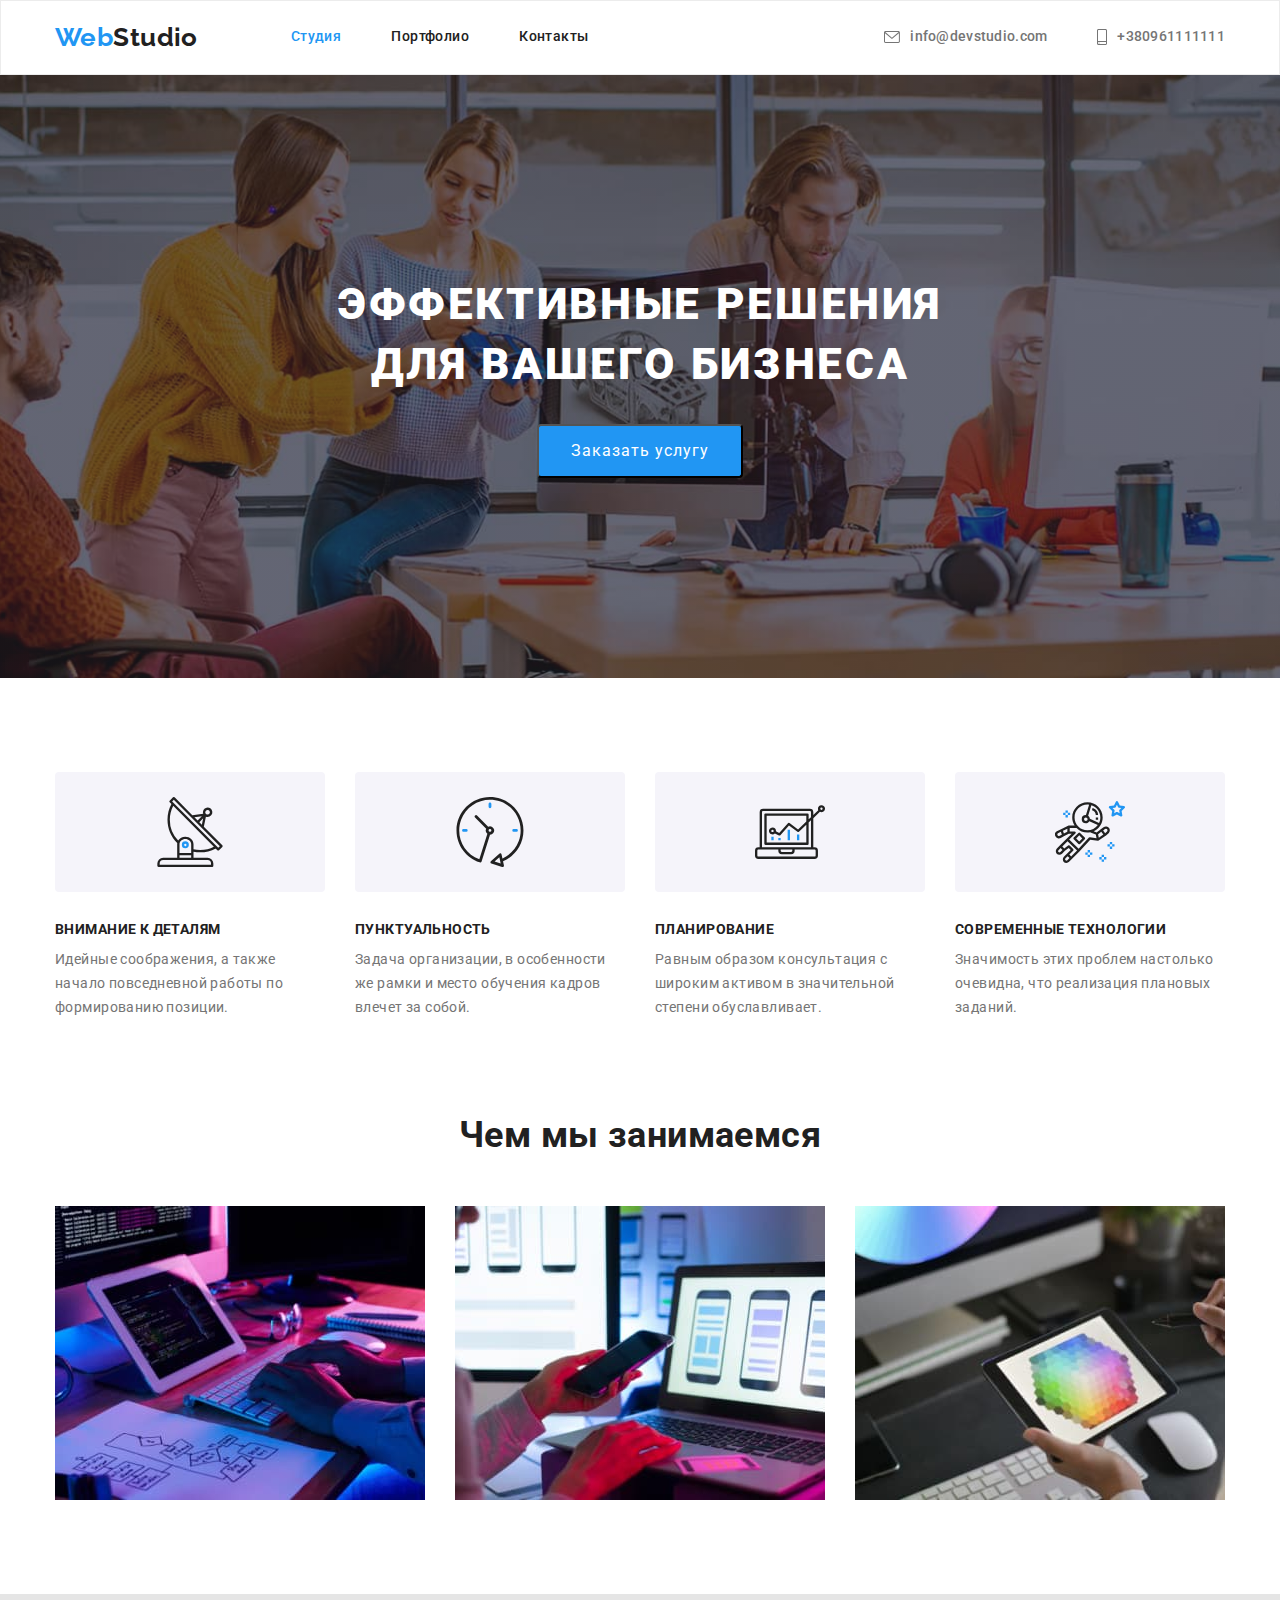
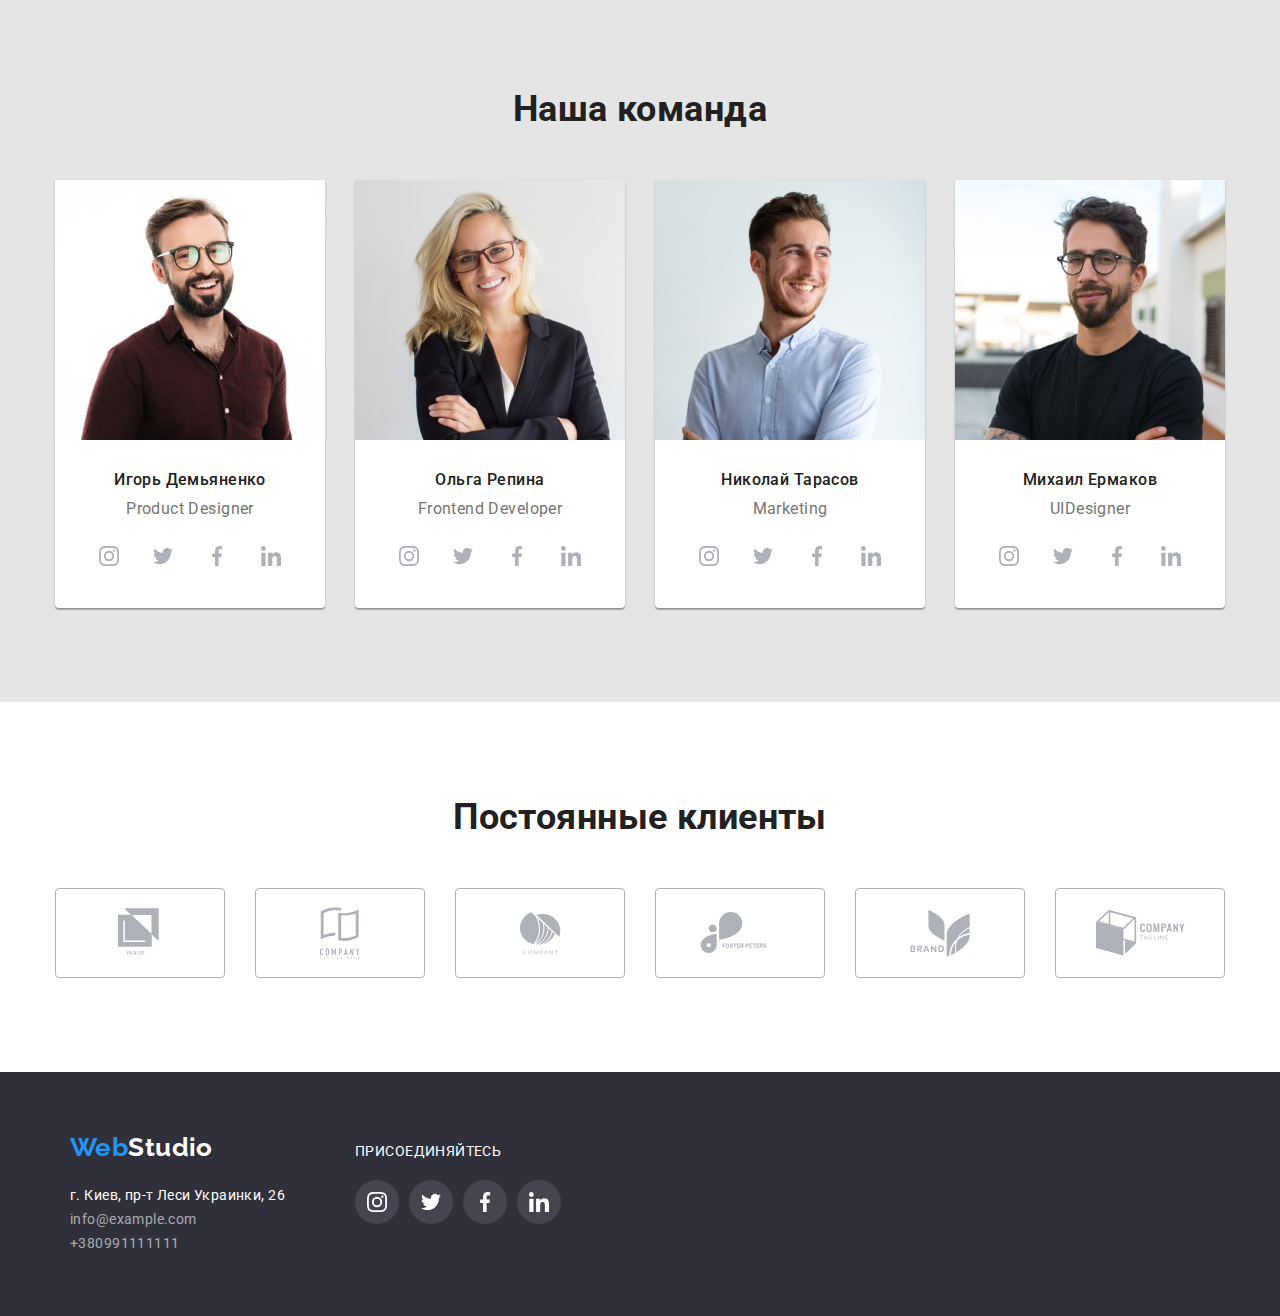
<file: index.html>
<!DOCTYPE html>
<html lang="ru">
  <head>
    <meta charset="UTF-8" />
    <meta http-equiv="X-UA-Compatible" content="IE=edge" />
    <meta name="viewport" content="width=device-width, initial-scale=1.0" />
    <title>Студия</title>
    <link
      href="https://fonts.googleapis.com/css2?family=Raleway:wght@700&family=Roboto:wght@400;500;700;900&display=swap"
      rel="stylesheet"
    />
    <link
      rel="stylesheet"
      href="https://cdnjs.cloudflare.com/ajax/libs/modern-normalize/1.0.0/modern-normalize.min.css"
    />
    <link rel="preconnect" href="https://fonts.gstatic.com" />
    <link rel="stylesheet" href="./CSS/styles.css" />
  </head>
  <body>
    <header class="header">
      <div class="container-header">
        <nav class="nav">
          <a class="logo" href=""><span class="logocolor">Web</span>Studio</a>
          <ul class="list">
            <li class="nav-item">
              <a class="link current" href="#">Студия</a>
            </li>
            <li class="nav-item">
              <a class="link" href="./portfolio.html">Портфолио</a>
            </li>
            <li class="nav-item">
              <a class="link" href="#">Контакты</a>
            </li>
          </ul>
        </nav>
        <!--Contacts-->
        <ul class="list-contacts">
          <li class="nav-item">
            <a class="link-contact" href="mailto:info@devstudio.com">
              <svg class="nav-icons" width="16" height="12">
                <use href="./Images/Icons/sprite.svg#icon-envelope"></use>
              </svg>
              info@devstudio.com
            </a>
          </li>
          <li class="nav-item">
            <a class="link-contact" href="telto:+380961111111">
              <svg class="nav-icons" width="10" height="16">
                <use href="./Images/Icons/sprite.svg#icon-smartphone"></use>
              </svg>
              +380961111111
            </a>
          </li>
        </ul>
      </div>
    </header>
    <!--Order service-->
    <main>
      <section class="hero-section">
        <h1 class="page-title">Эффективные решения<br />для вашего бизнеса</h1>
        <button class="btn-hero" type="button">Заказать услугу</button>
      </section>
      <!--Features section-->
      <section class="section">
        <div class="container">
          <ul class="list-features">
            <li class="item">
              <div class="features-icons">
                <svg class="features-icons-svg">
                  <use href="./Images/Icons/sprite.svg#icon-antenna"></use>
                </svg>
              </div>
              <h3 class="features-title">Внимание к деталям</h3>
              <p class="features-text">
                Идейные соображения, а также начало повседневной работы по
                формированию позиции.
              </p>
            </li>
            <li class="item">
              <div class="features-icons">
                <svg class="features-icons-svg">
                  <use href="./Images/Icons/sprite.svg#icon-clock"></use>
                </svg>
              </div>
              <h3 class="features-title">Пунктуальность</h3>
              <p class="features-text">
                Задача организации, в особенности же рамки и место обучения
                кадров влечет за собой.
              </p>
            </li>
            <li class="item">
              <div class="features-icons">
                <svg class="features-icons-svg">
                  <use href="./Images/Icons/sprite.svg#icon-diagram"></use>
                </svg>
              </div>
              <h3 class="features-title">Планирование</h3>
              <p class="features-text">
                Равным образом консультация с широким активом в значительной
                степени обуславливает.
              </p>
            </li>
            <li class="item">
              <div class="features-icons">
                <svg class="features-icons-svg">
                  <use href="./Images/Icons/sprite.svg#icon-astronaut"></use>
                </svg>
              </div>
              <h3 class="features-title">Современные технологии</h3>
              <p class="features-text">
                Значимость этих проблем настолько очевидна, что реализация
                плановых заданий.
              </p>
            </li>
          </ul>
        </div>
      </section>
      <!--Box section-->
      <section class="section-foto">
        <div class="container">
          <h2 class="title">Чем мы занимаемся</h2>
          <ul class="card-set">
            <li class="item-list">
              <img src="./Images/Computer.jpg" alt="Computer" width="370" />
            </li>
            <li class="item-list">
              <img src="./Images/mobile.jpg" alt="Smartphone" width="370" />
            </li>
            <li class="item-list">
              <img src="./Images/tablet.jpg" alt="Tablet" width="370" />
            </li>
          </ul>
        </div>
      </section>
      <!--Team section-->
      <section class="team-section">
        <div class="container">
          <h2 class="title">Наша команда</h2>
          <ul class="card-set-item">
            <li class="team-item">
              <img
                src="./Images/designer.jpg"
                alt="Игорь Демьяненко"
                width="270"
              />
              <div class="team-position">
                <h3 class="team-item-name">Игорь Демьяненко</h3>
                <p class="team-item-position">Product Designer</p>
                <ul class="social-icons">
                  <li class="social-icons-item">
                    <a href="" class="social-icons-link">
                      <svg class="social-icons-svg">
                        <use
                          href="./Images/Icons/sprite.svg#icon-instagram"
                        ></use>
                      </svg>
                    </a>
                  </li>
                  <li class="social-icons-item">
                    <a href="" class="social-icons-link">
                      <svg class="social-icons-svg">
                        <use
                          href="./Images/Icons/sprite.svg#icon-twitter"
                        ></use>
                      </svg>
                    </a>
                  </li>
                  <li class="social-icons-item">
                    <a href="" class="social-icons-link">
                      <svg class="social-icons-svg">
                        <use
                          href="./Images/Icons/sprite.svg#icon-facebook"
                        ></use>
                      </svg>
                    </a>
                  </li>
                  <li class="social-icons-item">
                    <a href="" class="social-icons-link">
                      <svg class="social-icons-svg">
                        <use
                          href="./Images/Icons/sprite.svg#icon-linkedin"
                        ></use>
                      </svg>
                    </a>
                  </li>
                </ul>
              </div>
            </li>
            <li class="team-item">
              <img
                src="./Images/developer.jpg"
                alt="Ольга Репина"
                width="270"
              />
              <div class="team-position">
                <h3 class="team-item-name">Ольга Репина</h3>
                <p class="team-item-position">Frontend Developer</p>
                <ul class="social-icons">
                  <li class="social-icons-item">
                    <a href="" class="social-icons-link">
                      <svg class="social-icons-svg">
                        <use
                          href="./Images/Icons/sprite.svg#icon-instagram"
                        ></use>
                      </svg>
                    </a>
                  </li>
                  <li class="social-icons-item">
                    <a href="" class="social-icons-link">
                      <svg class="social-icons-svg">
                        <use
                          href="./Images/Icons/sprite.svg#icon-twitter"
                        ></use>
                      </svg>
                    </a>
                  </li>
                  <li class="social-icons-item">
                    <a href="" class="social-icons-link">
                      <svg class="social-icons-svg">
                        <use
                          href="./Images/Icons/sprite.svg#icon-facebook"
                        ></use>
                      </svg>
                    </a>
                  </li>
                  <li class="social-icons-item">
                    <a href="" class="social-icons-link">
                      <svg class="social-icons-svg">
                        <use
                          href="./Images/Icons/sprite.svg#icon-linkedin"
                        ></use>
                      </svg>
                    </a>
                  </li>
                </ul>
              </div>
            </li>
            <li class="team-item">
              <img
                src="./Images/marketing.jpg"
                alt="Николай Тарасов"
                width="270"
              />
              <div class="team-position">
                <h3 class="team-item-name">Николай Тарасов</h3>
                <p class="team-item-position">Marketing</p>
                <ul class="social-icons">
                  <li class="social-icons-item">
                    <a href="" class="social-icons-link">
                      <svg class="social-icons-svg">
                        <use
                          href="./Images/Icons/sprite.svg#icon-instagram"
                        ></use>
                      </svg>
                    </a>
                  </li>
                  <li class="social-icons-item">
                    <a href="" class="social-icons-link">
                      <svg class="social-icons-svg">
                        <use
                          href="./Images/Icons/sprite.svg#icon-twitter"
                        ></use>
                      </svg>
                    </a>
                  </li>
                  <li class="social-icons-item">
                    <a href="" class="social-icons-link">
                      <svg class="social-icons-svg">
                        <use
                          href="./Images/Icons/sprite.svg#icon-facebook"
                        ></use>
                      </svg>
                    </a>
                  </li>
                  <li class="social-icons-item">
                    <a href="" class="social-icons-link">
                      <svg class="social-icons-svg">
                        <use
                          href="./Images/Icons/sprite.svg#icon-linkedin"
                        ></use>
                      </svg>
                    </a>
                  </li>
                </ul>
              </div>
            </li>
            <li class="team-item">
              <img
                src="./Images/uidesigner.jpg"
                alt="Михаил Ермаков"
                width="270"
              />
              <div class="team-position">
                <h3 class="team-item-name">Михаил Ермаков</h3>
                <p class="team-item-position">UIDesigner</p>
                <ul class="social-icons">
                  <li class="social-icons-item">
                    <a href="" class="social-icons-link">
                      <svg class="social-icons-svg">
                        <use
                          href="./Images/Icons/sprite.svg#icon-instagram"
                        ></use>
                      </svg>
                    </a>
                  </li>
                  <li class="social-icons-item">
                    <a href="" class="social-icons-link">
                      <svg class="social-icons-svg">
                        <use
                          href="./Images/Icons/sprite.svg#icon-twitter"
                        ></use>
                      </svg>
                    </a>
                  </li>
                  <li class="social-icons-item">
                    <a href="" class="social-icons-link">
                      <svg class="social-icons-svg">
                        <use
                          href="./Images/Icons/sprite.svg#icon-facebook"
                        ></use>
                      </svg>
                    </a>
                  </li>
                  <li class="social-icons-item">
                    <a href="" class="social-icons-link">
                      <svg class="social-icons-svg">
                        <use
                          href="./Images/Icons/sprite.svg#icon-linkedin"
                        ></use>
                      </svg>
                    </a>
                  </li>
                </ul>
              </div>
            </li>
          </ul>
        </div>
      </section>
      <!--Клиенты-->
      <section class="clients">
        <div class="container">
          <h2 class="title">Постоянные клиенты</h2>
          <ul class="clients-example-item">
            <li class="clients-example">
              <a href="" class="clients-link">
                <svg class="clients-icons-svg" width="45" height="50">
                  <use href="./Images/Icons/sprite.svg#icon-logo1"></use>
                </svg>
              </a>
            </li>
            <li class="clients-example">
              <a href="" class="clients-link">
                <svg class="clients-icons-svg" width="40" height="52">
                  <use href="./Images/Icons/sprite.svg#icon-logo2"></use>
                </svg>
              </a>
            </li>
            <li class="clients-example">
              <a href="" class="clients-link">
                <svg class="clients-icons-svg" width="41" height="43">
                  <use href="./Images/Icons/sprite.svg#icon-logo3"></use>
                </svg>
              </a>
            </li>
            <li class="clients-example">
              <a href="" class="clients-link">
                <svg class="clients-icons-svg" width="80" height="42">
                  <use href="./Images/Icons/sprite.svg#icon-logo4"></use>
                </svg>
              </a>
            </li>
            <li class="clients-example">
              <a href="" class="clients-link">
                <svg class="clients-icons-svg" width="60" height="47">
                  <use href="./Images/Icons/sprite.svg#icon-logo5"></use>
                </svg>
              </a>
            </li>
            <li class="clients-example">
              <a href="" class="clients-link">
                <svg class="clients-icons-svg" width="89" height="46">
                  <use href="./Images/Icons/sprite.svg#icon-logo6"></use>
                </svg>
              </a>
            </li>
          </ul>
        </div>
      </section>
    </main>
    <!--Adress section-->
    <footer class="footer-section">
      <div class="container">
        <div class="address-social-section">
          <div class="footer-address-section">
            <a class="logo" href=""
              ><span class="logocolor">Web</span
              ><span class="logo-color-footer">Studio</span>
            </a>
            <address class="address">
              <p class="link-address">г. Киев, пр-т Леси Украинки, 26</p>
              <ul class="list-footer">
                <li>
                  <a class="link-footer" href="mailto:info@example.com"
                    >info@example.com</a
                  >
                </li>
                <li>
                  <a class="link-footer" href="tel:+380991111111"
                    >+380991111111</a
                  >
                </li>
              </ul>
            </address>
          </div>
          <div class="footer-social">
            <p class="footer-social-text">присоединяйтесь</p>
            <ul class="social-icons">
              <li class="social-icons-item">
                <a href="" class="footer social-icons-link">
                  <svg class="footer social-icons-svg">
                    <use href="./Images/Icons/sprite.svg#icon-instagram"></use>
                  </svg>
                </a>
              </li>
              <li class="social-icons-item">
                <a href="" class="footer social-icons-link">
                  <svg class="footer social-icons-svg">
                    <use href="./Images/Icons/sprite.svg#icon-twitter"></use>
                  </svg>
                </a>
              </li>
              <li class="social-icons-item">
                <a href="" class="footer social-icons-link">
                  <svg class="footer social-icons-svg">
                    <use href="./Images/Icons/sprite.svg#icon-facebook"></use>
                  </svg>
                </a>
              </li>
              <li class="social-icons-item">
                <a href="" class="footer social-icons-link">
                  <svg class="footer social-icons-svg">
                    <use href="./Images/Icons/sprite.svg#icon-linkedin"></use>
                  </svg>
                </a>
              </li>
            </ul>
          </div>
        </div>
      </div>
    </footer>
  </body>
</html>
</file>
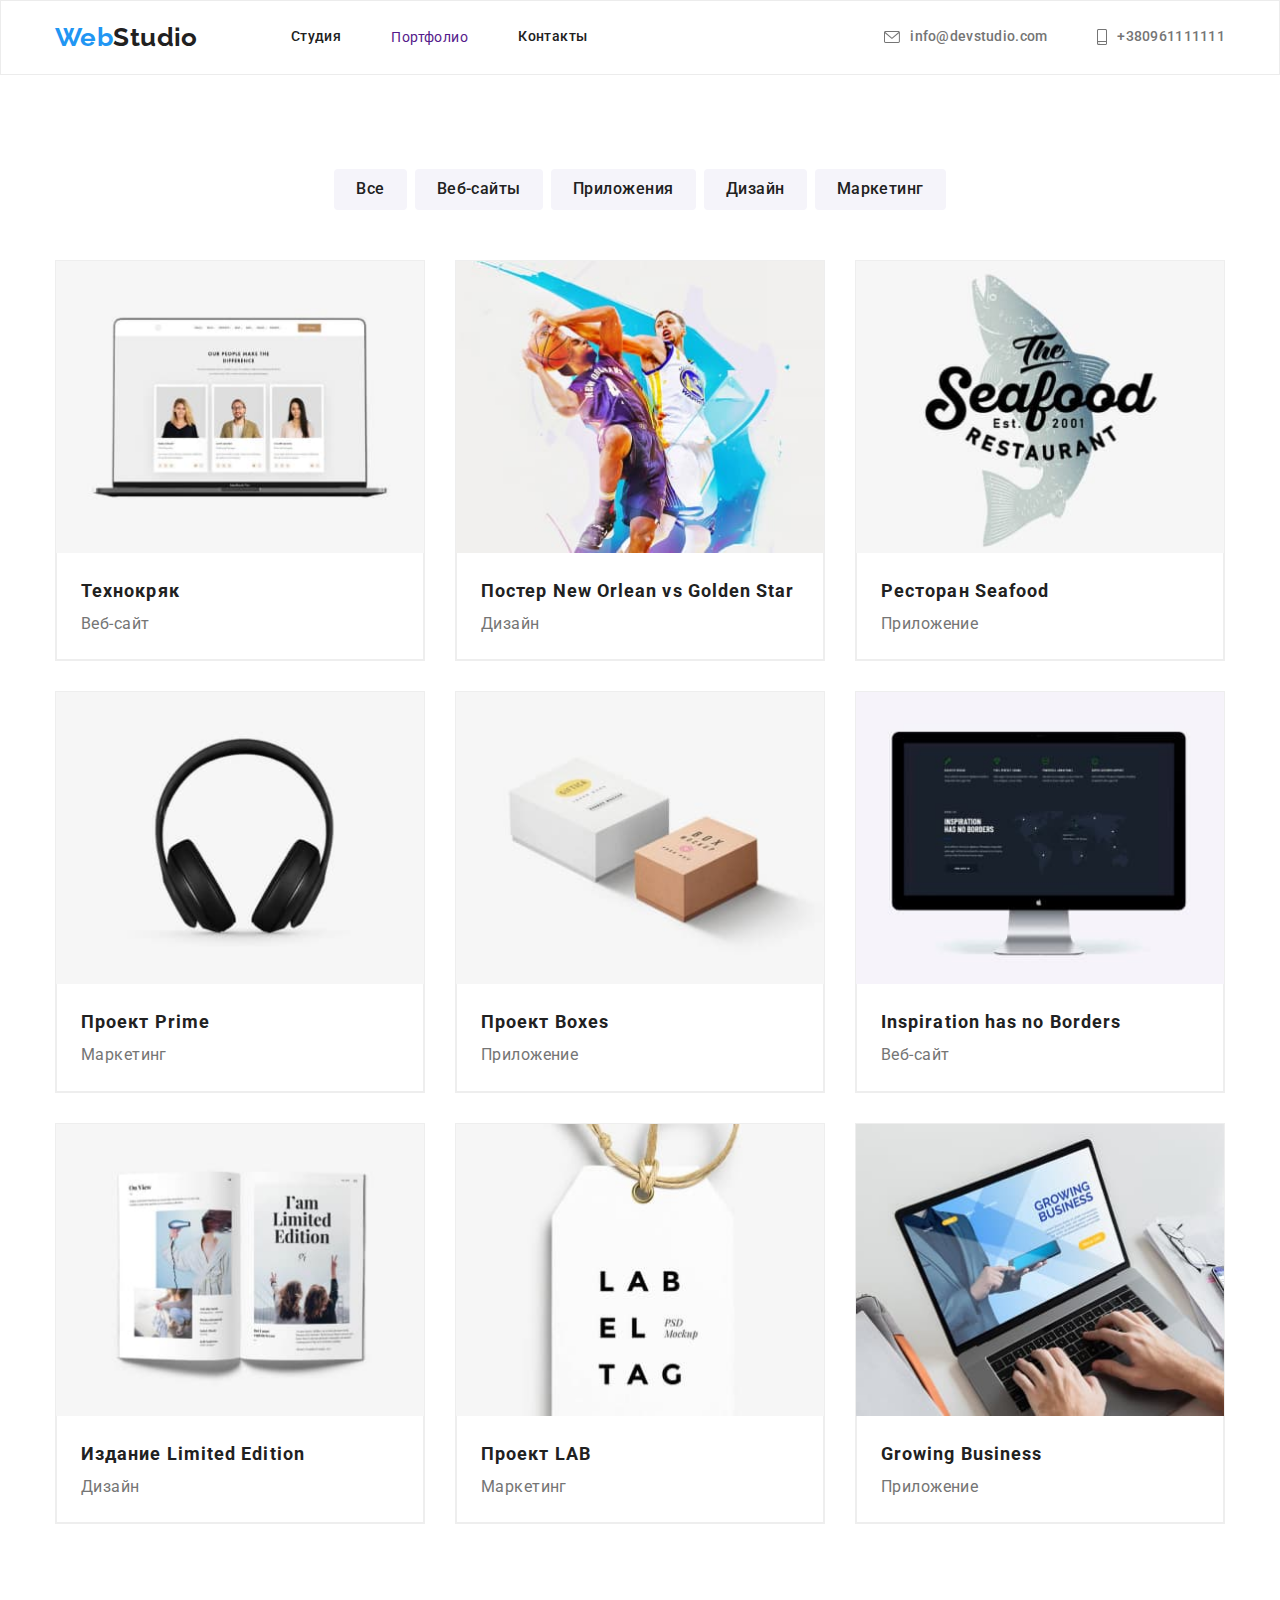
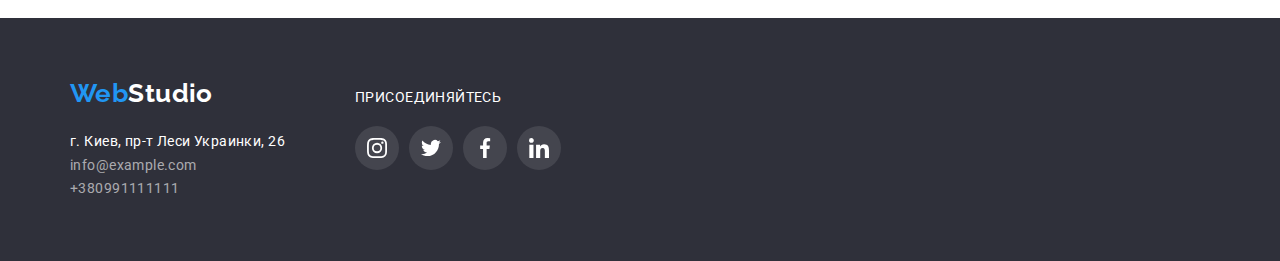
<file: portfolio.html>
<!DOCTYPE html>
<html lang="ru">
  <head>
    <meta charset="UTF-8" />
    <meta http-equiv="X-UA-Compatible" content="IE=edge" />
    <meta name="viewport" content="width=device-width, initial-scale=1.0" />
    <title>Портфолио</title>
    <link
      href="https://fonts.googleapis.com/css2?family=Raleway:wght@700&family=Roboto:wght@400;500;700;900&display=swap"
      rel="stylesheet"
    />
    <link
      rel="stylesheet"
      href="https://cdnjs.cloudflare.com/ajax/libs/modern-normalize/1.0.0/modern-normalize.min.css"
    />
    <link rel="preconnect" href="https://fonts.gstatic.com" />
    <link rel="stylesheet" href="./CSS/styles.css" />
  </head>
  <body>
    <!--Шапка-->
    <header class="header">
      <div class="container-header">
        <nav class="nav">
          <a class="logo" href=""><span class="logocolor">Web</span>Studio</a>
          <ul class="list">
            <li class="nav-item">
              <a class="link" href="./index.html">Студия</a>
            </li>
            <li class="nav-item">
              <a class="link-current" href="">Портфолио</a>
            </li>
            <li class="nav-item"><a class="link" href="">Контакты</a></li>
          </ul>
        </nav>
        <!--Contacts-->
        <ul class="list-contacts">
          <li class="nav-item">
            <a class="link-contact" href="mailto:info@devstudio.com">
              <svg class="nav-icons" width="16" height="12">
                <use href="./Images/Icons/sprite.svg#icon-envelope"></use>
              </svg>
              info@devstudio.com
            </a>
          </li>
          <li class="nav-item">
            <a class="link-contact" href="telto:+380961111111">
              <svg class="nav-icons" width="10" height="16">
                <use href="./Images/Icons/sprite.svg#icon-smartphone"></use>
              </svg>
              +380961111111
            </a>
          </li>
        </ul>
      </div>
    </header>
    <main>
      <!--Filter section-->
      <section>
        <div class="container">
          <ul class="list-buttons">
            <li class="btn-item">
              <button class="btn" type="button">Все</button>
            </li>
            <li class="btn-item">
              <button class="btn" type="button">Веб-сайты</button>
            </li>
            <li class="btn-item">
              <button class="btn" type="button">Приложения</button>
            </li>
            <li class="btn-item">
              <button class="btn" type="button">Дизайн</button>
            </li>
            <li class="btn-item">
              <button class="btn" type="button">Маркетинг</button>
            </li>
          </ul>
          <!--Portfolio images-->
          <ul class="list-portfolio">
            <li class="portfolio-item">
              <a class="portfolio-link" href="#">
                <img src="./Images/projects/1.jpg" alt="лаптоп" width="370" />
                <div class="item-projects">
                  <h3 class="list-item-projects">Технокряк</h3>
                  <p class="list-item-filters">Веб-сайт</p>
                </div>
              </a>
            </li>
            <li class="portfolio-item">
              <a class="portfolio-link" href="#">
                <img
                  src="./Images/projects/2.jpg"
                  alt="баскетболисты"
                  width="370"
                />
                <div class="item-projects">
                  <h3 class="list-item-projects">
                    Постер New Orlean vs Golden Star
                  </h3>
                  <p class="list-item-filters">Дизайн</p>
                </div>
              </a>
            </li>
            <li class="portfolio-item">
              <a class="portfolio-link" href="#">
                <img src="./Images/projects/3.jpg" alt="ресторан" width="370" />
                <div class="item-projects">
                  <h3 class="list-item-projects">Ресторан Seafood</h3>
                  <p class="list-item-filters">Приложение</p>
                </div>
              </a>
            </li>
            <li class="portfolio-item">
              <a class="portfolio-link" href="#">
                <img src="./Images/projects/4.jpg" alt="наушники" width="370" />
                <div class="item-projects">
                  <h3 class="list-item-projects">Проект Prime</h3>
                  <p class="list-item-filters">Маркетинг</p>
                </div>
              </a>
            </li>
            <li class="portfolio-item">
              <a class="portfolio-link" href="#">
                <img src="./Images/projects/5.jpg" alt="блоки" width="370" />
                <div class="item-projects">
                  <h3 class="list-item-projects">Проект Boxes</h3>
                  <p class="list-item-filters">Приложение</p>
                </div>
              </a>
            </li>
            <li class="portfolio-item">
              <a class="portfolio-link" href="#">
                <img src="./Images/projects/6.jpg" alt="компютер" width="370" />
                <div class="item-projects">
                  <h3 class="list-item-projects">Inspiration has no Borders</h3>
                  <p class="list-item-filters">Веб-сайт</p>
                </div>
              </a>
            </li>
            <li class="portfolio-item">
              <a class="portfolio-link" href="#">
                <img src="./Images/projects/7.jpg" alt="книга" width="370" />
                <div class="item-projects">
                  <h3 class="list-item-projects">Издание Limited Edition</h3>
                  <p class="list-item-filters">Дизайн</p>
                </div>
              </a>
            </li>
            <li class="portfolio-item">
              <a class="portfolio-link" href="#">
                <img src="./Images/projects/8.jpg" alt="бирка" width="370" />
                <div class="item-projects">
                  <h3 class="list-item-projects">Проект LAB</h3>
                  <p class="list-item-filters">Маркетинг</p>
                </div>
              </a>
            </li>
            <li class="portfolio-item">
              <a class="portfolio-link" href="#">
                <img src="./Images/projects/9.jpg" alt="бизнес" width="370" />
                <div class="item-projects">
                  <h3 class="list-item-projects">Growing Business</h3>
                  <p class="list-item-filters">Приложение</p>
                </div>
              </a>
            </li>
          </ul>
        </div>
      </section>
    </main>
    <!--Подвал-->
    <footer class="footer-section">
      <div class="container">
        <div class="address-social-section">
          <div class="footer-address-section">
            <a class="logo" href=""
              ><span class="logocolor">Web</span
              ><span class="logo-color-footer">Studio</span>
            </a>
            <address class="address">
              <p class="link-address">г. Киев, пр-т Леси Украинки, 26</p>
              <ul class="list-footer">
                <li>
                  <a class="link-footer" href="mailto:info@example.com"
                    >info@example.com</a
                  >
                </li>
                <li>
                  <a class="link-footer" href="tel:+380991111111"
                    >+380991111111</a
                  >
                </li>
              </ul>
            </address>
          </div>
          <div class="footer-social">
            <p class="footer-social-text">присоединяйтесь</p>
            <ul class="social-icons">
              <li class="social-icons-item">
                <a href="" class="footer social-icons-link">
                  <svg class="footer social-icons-svg">
                    <use href="./Images/Icons/sprite.svg#icon-instagram"></use>
                  </svg>
                </a>
              </li>
              <li class="social-icons-item">
                <a href="" class="footer social-icons-link">
                  <svg class="footer social-icons-svg">
                    <use href="./Images/Icons/sprite.svg#icon-twitter"></use>
                  </svg>
                </a>
              </li>
              <li class="social-icons-item">
                <a href="" class="footer social-icons-link">
                  <svg class="footer social-icons-svg">
                    <use href="./Images/Icons/sprite.svg#icon-facebook"></use>
                  </svg>
                </a>
              </li>
              <li class="social-icons-item">
                <a href="" class="footer social-icons-link">
                  <svg class="footer social-icons-svg">
                    <use href="./Images/Icons/sprite.svg#icon-linkedin"></use>
                  </svg>
                </a>
              </li>
            </ul>
          </div>
        </div>
      </div>
    </footer>
  </body>
</html>
</file>
<file: CSS/styles.css>
:root {
  --main-text-color: #757575;
  --secondary-text-color: #212121;
  --title-color: #fff;
  --accent-color: #2196f3;
  --team-backgroud-color: #e5e5e5;
  --hero-footer-color: #2f303a;
  --background-btn-color: #f5f4fa;
  --icons-color: #afb1b8;
  --icons-footer-color: rgba(255, 255, 255, 0.1);
  --logo-font: "Raleway", sans-serif;
  --card-set-gap: 30px;
}
body {
  font-family: "Roboto", sans-serif;
  color: var(--secondary-text-color);
  font-size: 14px;
  line-height: 1.7;
  letter-spacing: 0.03em;
}
/*Обнуление марджинов*/
h1,
h2,
h3,
p {
  margin: 0;
}
img {
  display: block;
  max-width: 100%;
}
ul {
  list-style: none;
  padding: 0;
  margin: 0;
}
.link {
  text-decoration: none;
  color: inherit;
}

/*Контейнер*/
.container-header {
  display: flex;
  align-items: center;
  width: 1200px;
  padding-left: 15px;
  padding-right: 15px;
  margin-left: auto;
  margin-right: auto;
}
.nav {
  display: flex;
  align-items: center;
}
/*Логотип*/
.logocolor {
  color: var(--accent-color);
}
.logo {
  margin-right: 93px;
  font-family: var(--logo-font);
  color: var(--secondary-text-color);
  text-decoration: none;
  font-weight: bold;
  font-size: 26px;
  line-height: 1.2;
}
.logo-color-footer {
  color: var(--title-color);
}
/*Навигация*/
.list {
  display: flex;
  align-items: center;
  padding: 0;
  margin: 0;
}
.link.current {
  color: var(--accent-color);
}
.link {
  display: block;
  padding-top: 24px;
  padding-bottom: 25px;
  font-weight: 500;
}

.link:hover,
link:focus {
  color: var(--accent-color);
}

/*Контакты хедер*/
.list-contacts {
  display: flex;
  justify-content: center;
  padding-left: 0;
  margin-left: auto;
}
.link-contact {
  display: flex;
  align-items: center;
  padding-top: 24px;
  padding-bottom: 25px;
  color: var(--main-text-color);
  text-decoration: none;
  font-weight: 500;
  font-size: 14px;
  line-height: 1.14;
  letter-spacing: 0.02em;
}
.link-contact:hover,
.link-contact:focus {
  color: var(--accent-color);
}
.nav-item:not(:last-child) {
  margin-right: 50px;
}
.nav-icons {
  margin-right: 10px;
  fill: currentColor;
}
.header {
  border: 1px solid #ececec;
}
/*Герой*/
.hero-section {
  max-width: 1600px;
  padding-top: 200px;
  padding-bottom: 200px;
  text-align: center;
  margin: auto;
  background-color: var(--hero-footer-color);
  background-image: linear-gradient(
      to top,
      rgba(47, 48, 58, 0.4),
      rgba(47, 48, 58, 0.4)
    ),
    url(../Images/heroimage.jpg);
  background-repeat: no-repeat;
  background-position: center;
  background-size: cover;
}
/*Герой заголовок*/
.page-title {
  margin-top: 0;
  margin-bottom: var(--card-set-gap);
  font-weight: 900;
  font-size: 44px;
  line-height: 1.36;
  letter-spacing: 0.06em;
  text-transform: uppercase;
  color: var(--title-color);
}
/*Кнопка и герой*/
.btn-hero {
  display: inline-block;
  min-width: 200px;
  padding-top: 10px;
  padding-right: 32px;
  padding-bottom: 10px;
  padding-left: 32px;
  border-radius: 4px;
  font-size: 16px;
  line-height: 1.87;
  align-items: center;
  letter-spacing: 0.06em;
  background-color: var(--accent-color);
  color: var(--title-color);
  cursor: pointer;
}
/*Особенности*/
.container {
  width: 1200px;
  padding-left: 15px;
  padding-right: 15px;
  margin-left: auto;
  margin-right: auto;
}
.section {
  padding-top: 94px;
  padding-bottom: 94px;
}
.features-icons {
  display: flex;
  justify-content: space-between;
}
.features-icons {
  display: flex;
  align-items: center;
  justify-content: center;
  margin-bottom: var(--card-set-gap);
  width: 270px;
  height: 120px;
  background: #f5f4fa;
  border-radius: 4px;
}

.features-icons-svg {
  width: 70px;
  height: 70px;
}
.list-features {
  display: flex;
  align-items: center;
  margin-left: calc(-1 * var(--card-set-gap));
  margin-top: calc(-1 * var(--card-set-gap));
}
.list-features > .item {
  flex-basis: calc((100% - (3 * var(--card-set-gap)) / 4));
  margin-left: var(--card-set-gap);
  margin-top: var(--card-set-gap);
}
.features-title {
  margin-bottom: 10px;
  font-size: 14px;
  line-height: 1.14;
  text-transform: uppercase;
}
.features-text {
  margin-bottom: 0;
  font-size: 14px;
  line-height: 1.7;
  color: #757575;
}
/*Фото*/
.section-foto {
  padding-bottom: 94px;
}
.title {
  margin-bottom: 50px;
  font-size: 36px;
  line-height: 1.17;
  text-align: center;
}
.card-set {
  display: flex;
  flex-wrap: wrap;
  justify-content: center;
  padding-left: 0;
  padding-right: 0;
  margin-left: calc(-1 * var(--card-set-gap));
  margin-top: calc(-1 * var(--card-set-gap));
}
.card-set > .item-list {
  margin-left: 30px;
  margin-top: 30px;
  flex-basis: cal(100% - (3 * var(--card-set-gap)) / 3);
}

/*Команда*/
.team-section {
  padding-bottom: 94px;
  padding-top: 94px;
  background-color: var(--team-backgroud-color);
}
.card-set-item {
  display: flex;
  justify-content: center;
  margin-left: calc(-1 * var(--card-set-gap));
  margin-top: calc(-1 * var(--card-set-gap));
}
.card-set-item > .team-item {
  flex-basis: calc(100% - (4 * var(--card-set-gap)) / 4);
  margin-left: var(--card-set-gap);
  margin-top: var(--card-set-gap);
  text-align: center;
  background: #ffffff;
  box-shadow: 0px 1px 3px rgba(0, 0, 0, 0.12), 0px 1px 1px rgba(0, 0, 0, 0.14),
    0px 2px 1px rgba(0, 0, 0, 0.2);
  border-radius: 0px 0px 4px 4px;
}

.team-position {
  padding-top: 30px;
  padding-bottom: 30px;
}
.team-item-name {
  margin-bottom: 10px;
  text-align: center;
  font-size: 16px;
  line-height: 1.2;
  font-weight: 500;
}
.team-item-position {
  text-align: center;
  margin-bottom: 16px;
  font-size: 16px;
  line-height: 1.2;
  color: var(--main-text-color);
}
.social-icons {
  display: inline-flex;
}
.social-icons-item:not(:last-child) {
  margin-right: 10px;
}
.social-icons-link {
  display: flex;
  align-items: center;
  justify-content: center;
  width: 44px;
  height: 44px;
  border-radius: 50%;
  background-color: var(--title-color);
  color: var(--icons-color);
}
.social-icons-svg {
  width: 20px;
  height: 20px;
  fill: currentColor;
}
.social-icons-link:hover,
.social-icons-link:focus {
  background-color: var(--accent-color);
  color: var(--title-color);
}

/*Постоянные клиенты*/
.clients {
  padding-top: 94px;
  padding-bottom: 94px;
}
.clients-example-item {
  display: flex;
}
.clients-link {
  display: flex;
  align-items: center;
  justify-content: center;
  width: 170px;
  height: 90px;
  border: 1px solid var(--icons-color);
  box-sizing: border-box;
  border-radius: 4px;
}
.clients-link {
  fill: var(--icons-color);
}
.clients-link:hover,
clients-link:focus {
  border-color: var(--accent-color);
  fill: var(--accent-color);
}
.clients-example:not(:last-child) {
  margin-right: var(--card-set-gap);
}
/*Адрес подвал*/
.footer-section {
  background-color: var(--hero-footer-color);
}
.address-social-section {
  display: flex;
  align-items: baseline;
  width: 1200px;
  padding-left: 15px;
  padding-right: 15px;
  padding-top: 60px;
  padding-bottom: 60px;
  margin-left: auto;
  margin-right: auto;
}
.footer-address-section {
  margin-right: 70px;
}
.address {
  font-style: inherit;
  margin-top: 20px;
}
.footer-address-section > .logo {
  margin-right: 0;
}
.link-address {
  text-decoration: none;
  font-size: 14px;
  color: var(--title-color);
  cursor: pointer;
}
.link-footer {
  margin-top: 9px;
  font-size: 14px;
  color: rgba(255, 255, 255, 0.6);
  text-decoration: none;
}
.link-footer:hover,
.link-footer:focus,
.link-address:hover,
.link-address:focus {
  color: var(--accent-color);
}

.footer-social-text {
  display: block;
  margin-bottom: 20px;
  font-size: 14px;
  line-height: 1.14;
  letter-spacing: 0.03em;
  text-transform: uppercase;
  color: var(--title-color);
}
.social-icons-link {
  background-color: var(--icons-footer-color);
}
.footer .social-icons-svg {
  fill: var(--title-color);
}

/*Портфолио*/
.list-buttons {
  display: flex;
  justify-content: center;
  padding-left: 0;
  padding-top: 94px;
  padding-bottom: 50px;
  margin: 0;
  list-style: none;
}
.btn {
  padding-top: 6px;
  padding-right: 22px;
  padding-bottom: 6px;
  padding-left: 22px;
  font-weight: 500;
  font-size: 16px;
  line-height: 1.8;
  letter-spacing: 0.03em;
  background-color: var(--background-btn-color);
  color: var(--secondary-text-color);
  cursor: pointer;
  text-align: center;
  border-radius: 4px;
  border: none;
}
.btn:hover,
.btn:focus {
  background-color: var(--accent-color);
  color: var(--title-color);
  box-shadow: 0px 3px 1px rgba(0, 0, 0, 0.1), 0px 1px 2px rgba(0, 0, 0, 0.08),
    0px 2px 2px rgba(0, 0, 0, 0.12);
}
.btn-item:not(:last-child) {
  margin-right: 8px;
}
.link-current {
  text-decoration: none;
}
.item-projects {
  padding: 20px 24px;
  border: 1px solid #eee;
  border-top: none;
}
.list-portfolio {
  display: flex;
  flex-wrap: wrap;
  padding-bottom: 94px;
  margin-left: calc(-1 * var(--card-set-gap));
  margin-top: calc(-1 * var(--card-set-gap));
  list-style: none;
}
.list-portfolio > .portfolio-item {
  flex-basis: calc(100% - (3 * var(--card-set-gap)) / 3);
  margin-left: var(--card-set-gap);
  margin-top: var(--card-set-gap);
  max-width: 370px;
  background: var(--title-color);
  border: 1px solid #eeeeee;
  box-sizing: border-box;
}
.list-item-projects {
  font-weight: bold;
  font-size: 18px;
  line-height: 2;
  letter-spacing: 0.06em;
}
.list-item-filters {
  margin-bottom: 0;
  font-size: 16px;
  line-height: 1.88;
  color: var(--main-text-color);
}
.portfolio-link {
  display: block;
  text-decoration: none;
  color: currentColor;
}
.portfolio-link:hover,
.portfolio-link:focus {
  color: currentColor;
  box-shadow: 0px 1px 1px rgba(0, 0, 0, 0.12), 0px 4px 4px rgba(0, 0, 0, 0.06),
    1px 4px 6px rgba(0, 0, 0, 0.16);
}
</file>
